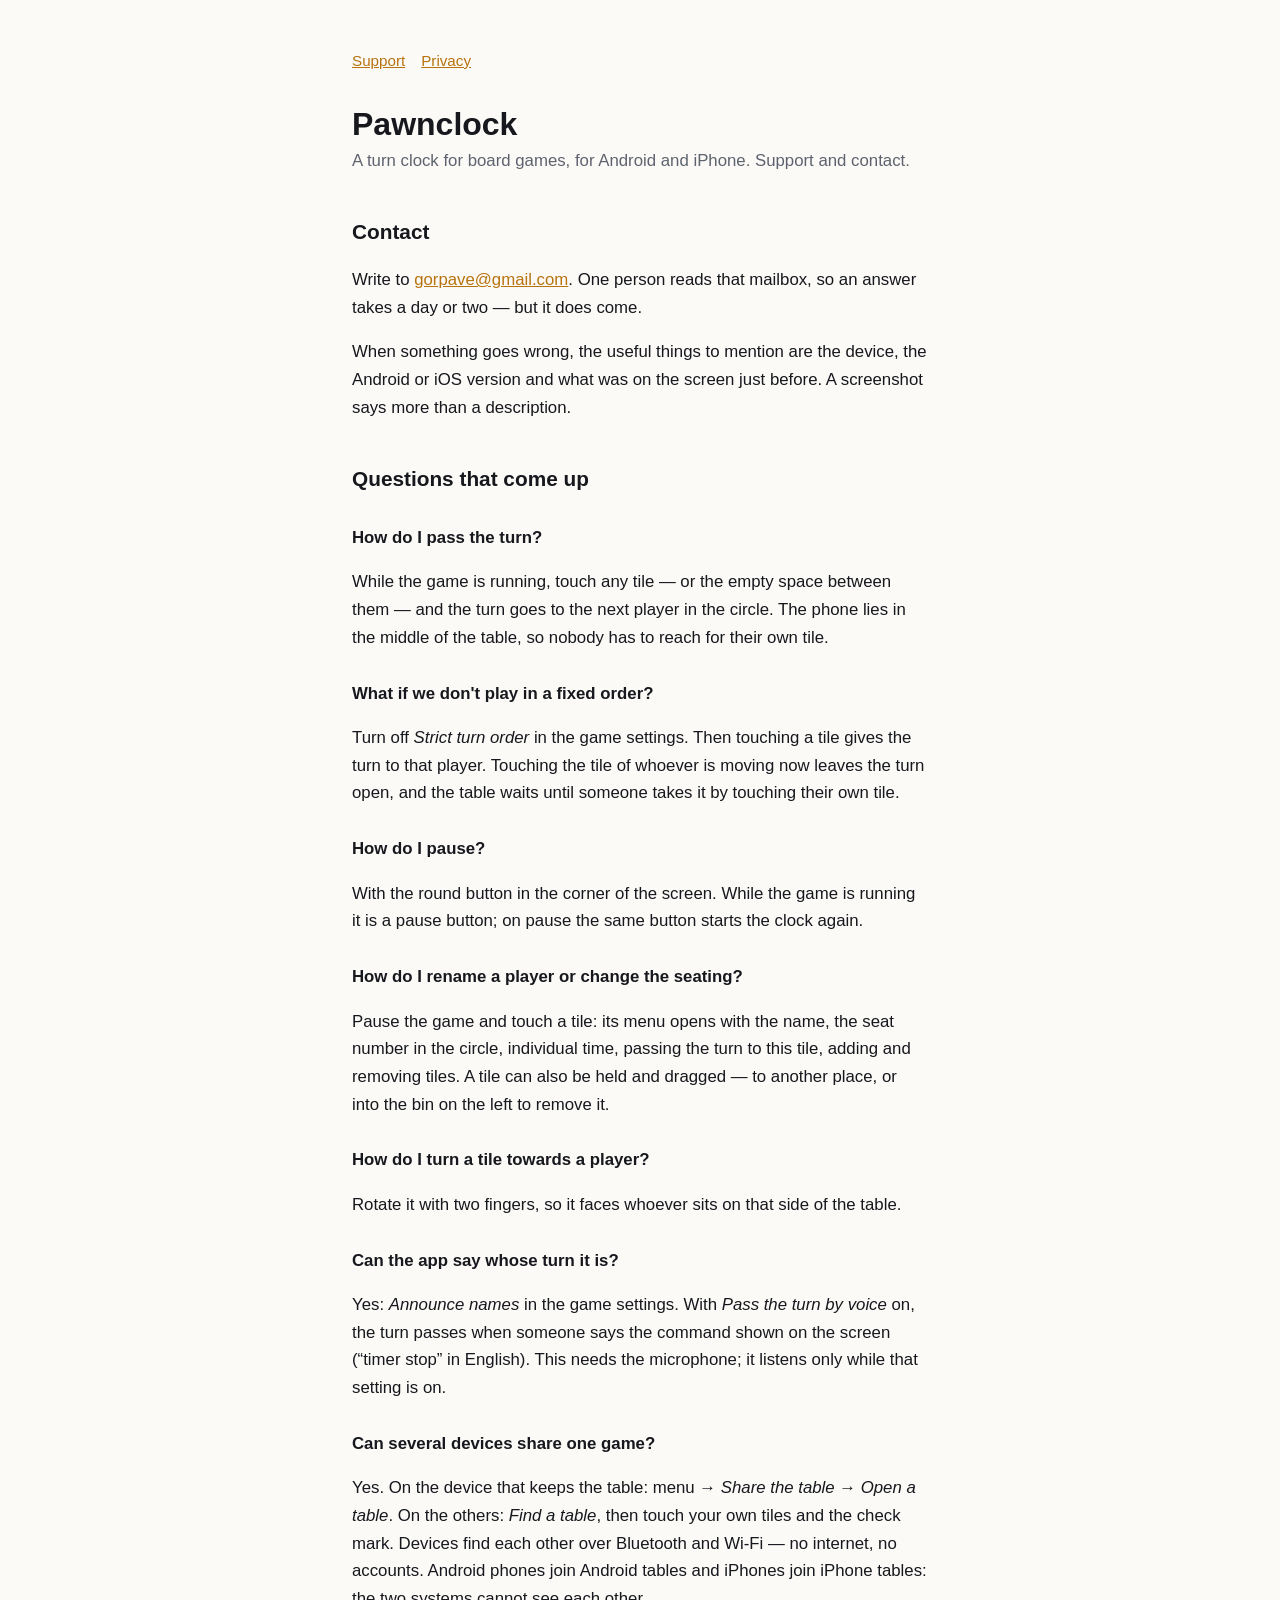
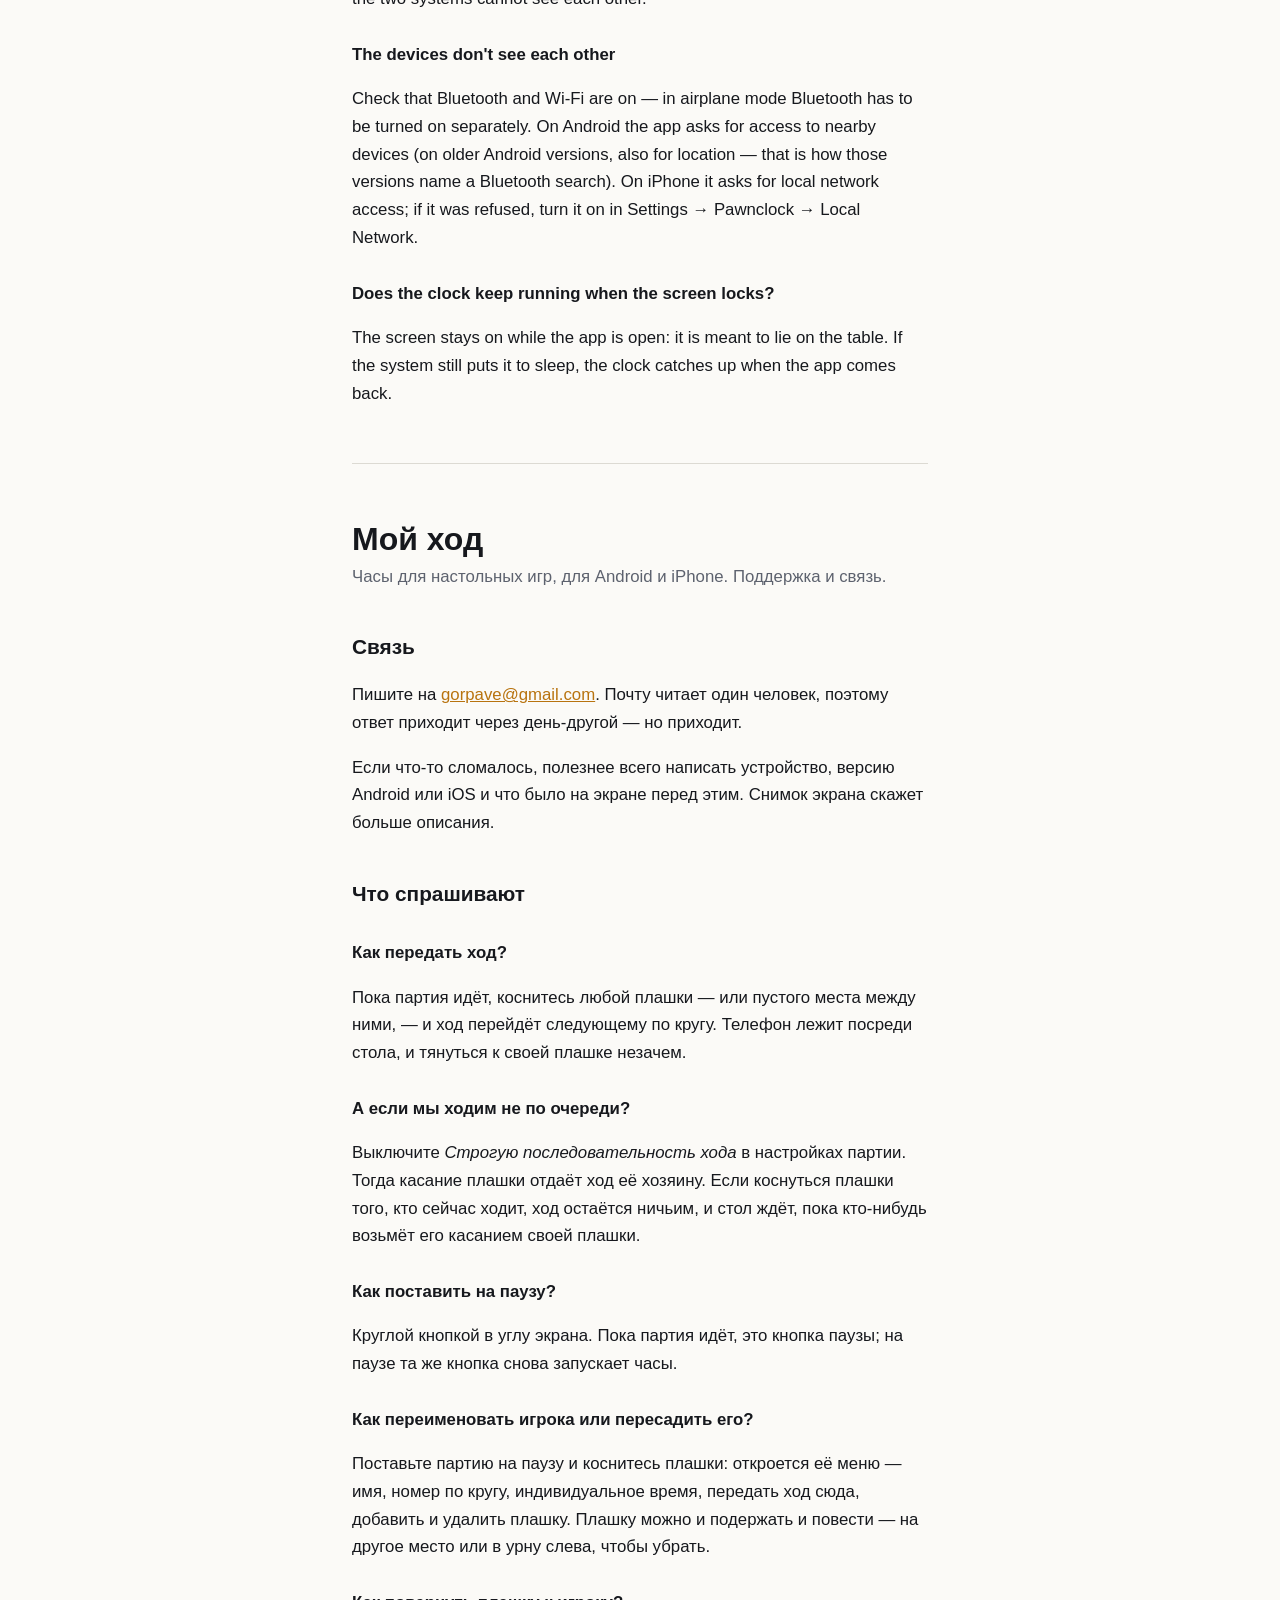
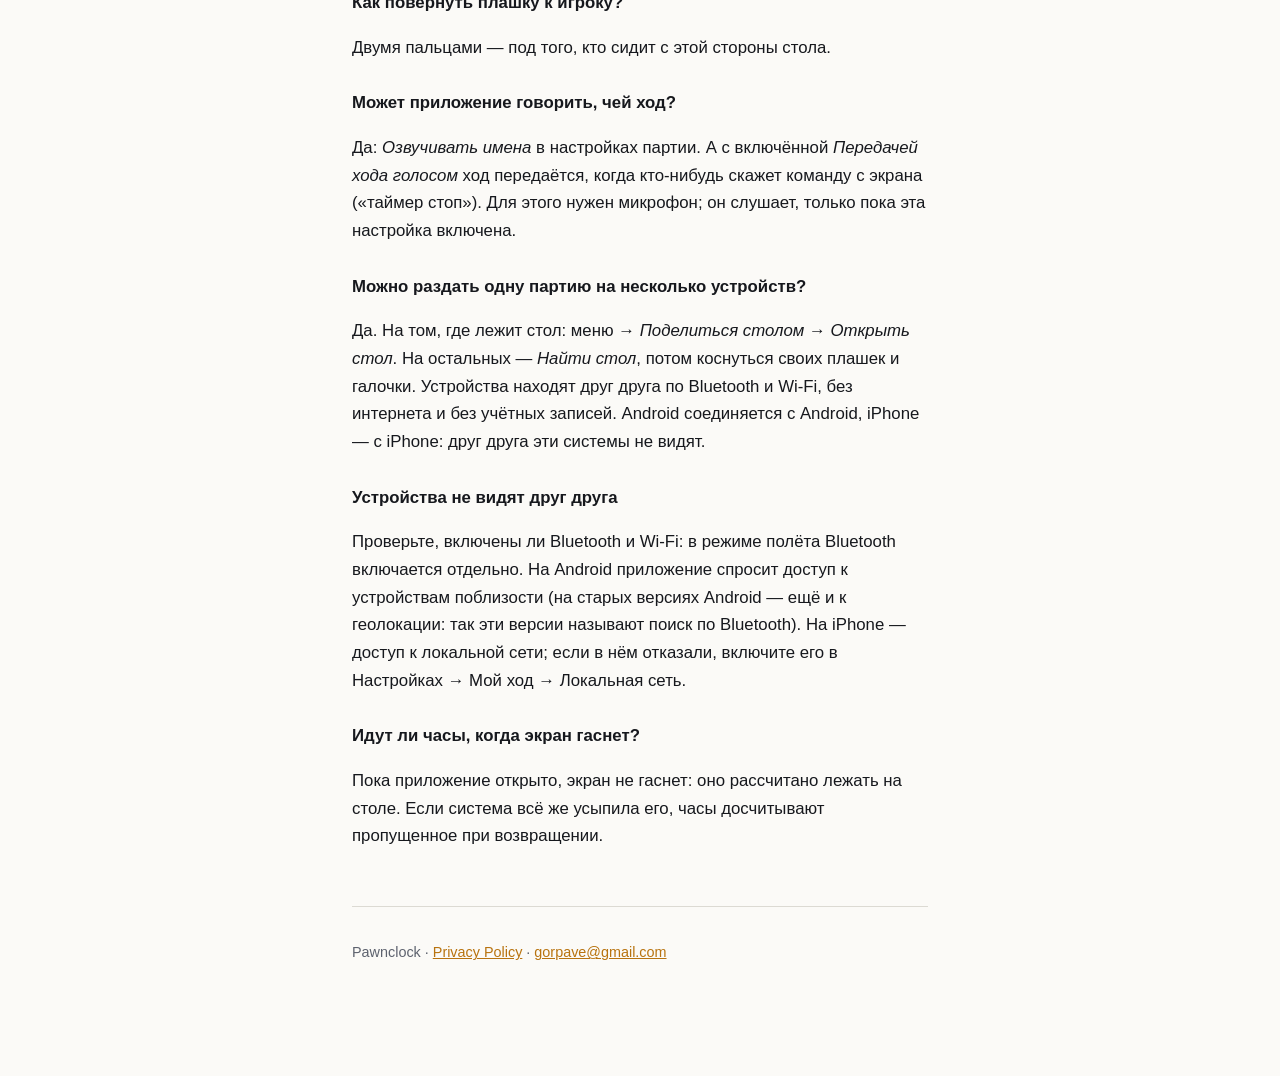
<file: index.html>
<!DOCTYPE html>
<html lang="en">
<head>
<meta charset="utf-8">
<meta name="viewport" content="width=device-width, initial-scale=1">
<title>Pawnclock — Support</title>
<link rel="stylesheet" href="style.css">
</head>
<body>

<nav><a href="index.html">Support</a><a href="privacy.html">Privacy</a></nav>

<h1>Pawnclock</h1>
<p class="lede">A turn clock for board games, for Android and iPhone.
Support and contact.</p>

<h2>Contact</h2>
<p>Write to <a href="mailto:gorpave@gmail.com">gorpave@gmail.com</a>. One
person reads that mailbox, so an answer takes a day or two — but it does
come.</p>

<p>When something goes wrong, the useful things to mention are the device,
the Android or iOS version and what was on the screen just before. A
screenshot says more than a description.</p>

<h2>Questions that come up</h2>

<h3>How do I pass the turn?</h3>
<p>While the game is running, touch any tile — or the empty space between
them — and the turn goes to the next player in the circle. The phone lies
in the middle of the table, so nobody has to reach for their own tile.</p>

<h3>What if we don't play in a fixed order?</h3>
<p>Turn off <em>Strict turn order</em> in the game settings. Then touching
a tile gives the turn to that player. Touching the tile of whoever is
moving now leaves the turn open, and the table waits until someone takes
it by touching their own tile.</p>

<h3>How do I pause?</h3>
<p>With the round button in the corner of the screen. While the game is
running it is a pause button; on pause the same button starts the clock
again.</p>

<h3>How do I rename a player or change the seating?</h3>
<p>Pause the game and touch a tile: its menu opens with the name, the
seat number in the circle, individual time, passing the turn to this
tile, adding and removing tiles. A tile can also be held and dragged —
to another place, or into the bin on the left to remove it.</p>

<h3>How do I turn a tile towards a player?</h3>
<p>Rotate it with two fingers, so it faces whoever sits on that side of
the table.</p>

<h3>Can the app say whose turn it is?</h3>
<p>Yes: <em>Announce names</em> in the game settings. With <em>Pass the
turn by voice</em> on, the turn passes when someone says the command
shown on the screen (“timer stop” in English). This needs the microphone;
it listens only while that setting is on.</p>

<h3>Can several devices share one game?</h3>
<p>Yes. On the device that keeps the table: menu → <em>Share the
table</em> → <em>Open a table</em>. On the others: <em>Find a table</em>,
then touch your own tiles and the check mark. Devices find each other over
Bluetooth and Wi-Fi — no internet, no accounts. Android phones join
Android tables and iPhones join iPhone tables: the two systems cannot see
each other.</p>

<h3>The devices don't see each other</h3>
<p>Check that Bluetooth and Wi-Fi are on — in airplane mode Bluetooth has
to be turned on separately. On Android the app asks for access to nearby
devices (on older Android versions, also for location — that is how those
versions name a Bluetooth search). On iPhone it asks for local network
access; if it was refused, turn it on in Settings → Pawnclock → Local
Network.</p>

<h3>Does the clock keep running when the screen locks?</h3>
<p>The screen stays on while the app is open: it is meant to lie on the
table. If the system still puts it to sleep, the clock catches up when
the app comes back.</p>

<hr>

<h1 lang="ru">Мой ход</h1>
<p class="lede" lang="ru">Часы для настольных игр, для Android и iPhone.
Поддержка и связь.</p>

<div lang="ru">

<h2>Связь</h2>
<p>Пишите на <a href="mailto:gorpave@gmail.com">gorpave@gmail.com</a>.
Почту читает один человек, поэтому ответ приходит через день-другой —
но приходит.</p>

<p>Если что-то сломалось, полезнее всего написать устройство, версию
Android или iOS и что было на экране перед этим. Снимок экрана скажет
больше описания.</p>

<h2>Что спрашивают</h2>

<h3>Как передать ход?</h3>
<p>Пока партия идёт, коснитесь любой плашки — или пустого места между
ними, — и ход перейдёт следующему по кругу. Телефон лежит посреди стола,
и тянуться к своей плашке незачем.</p>

<h3>А если мы ходим не по очереди?</h3>
<p>Выключите <em>Строгую последовательность хода</em> в настройках
партии. Тогда касание плашки отдаёт ход её хозяину. Если коснуться
плашки того, кто сейчас ходит, ход остаётся ничьим, и стол ждёт, пока
кто-нибудь возьмёт его касанием своей плашки.</p>

<h3>Как поставить на паузу?</h3>
<p>Круглой кнопкой в углу экрана. Пока партия идёт, это кнопка паузы; на
паузе та же кнопка снова запускает часы.</p>

<h3>Как переименовать игрока или пересадить его?</h3>
<p>Поставьте партию на паузу и коснитесь плашки: откроется её меню — имя,
номер по кругу, индивидуальное время, передать ход сюда, добавить и
удалить плашку. Плашку можно и подержать и повести — на другое место
или в урну слева, чтобы убрать.</p>

<h3>Как повернуть плашку к игроку?</h3>
<p>Двумя пальцами — под того, кто сидит с этой стороны стола.</p>

<h3>Может приложение говорить, чей ход?</h3>
<p>Да: <em>Озвучивать имена</em> в настройках партии. А с включённой
<em>Передачей хода голосом</em> ход передаётся, когда кто-нибудь скажет
команду с экрана («таймер стоп»). Для этого нужен микрофон; он слушает,
только пока эта настройка включена.</p>

<h3>Можно раздать одну партию на несколько устройств?</h3>
<p>Да. На том, где лежит стол: меню → <em>Поделиться столом</em> →
<em>Открыть стол</em>. На остальных — <em>Найти стол</em>, потом коснуться
своих плашек и галочки. Устройства находят друг друга по Bluetooth и
Wi-Fi, без интернета и без учётных записей. Android соединяется с
Android, iPhone — с iPhone: друг друга эти системы не видят.</p>

<h3>Устройства не видят друг друга</h3>
<p>Проверьте, включены ли Bluetooth и Wi-Fi: в режиме полёта Bluetooth
включается отдельно. На Android приложение спросит доступ к устройствам
поблизости (на старых версиях Android — ещё и к геолокации: так эти версии
называют поиск по Bluetooth). На iPhone — доступ к локальной сети; если в
нём отказали, включите его в Настройках → Мой ход → Локальная сеть.</p>

<h3>Идут ли часы, когда экран гаснет?</h3>
<p>Пока приложение открыто, экран не гаснет: оно рассчитано лежать на
столе. Если система всё же усыпила его, часы досчитывают пропущенное при
возвращении.</p>

</div>

<footer>
<p>Pawnclock · <a href="privacy.html">Privacy Policy</a> ·
<a href="mailto:gorpave@gmail.com">gorpave@gmail.com</a></p>
</footer>

</body>
</html>
</file>
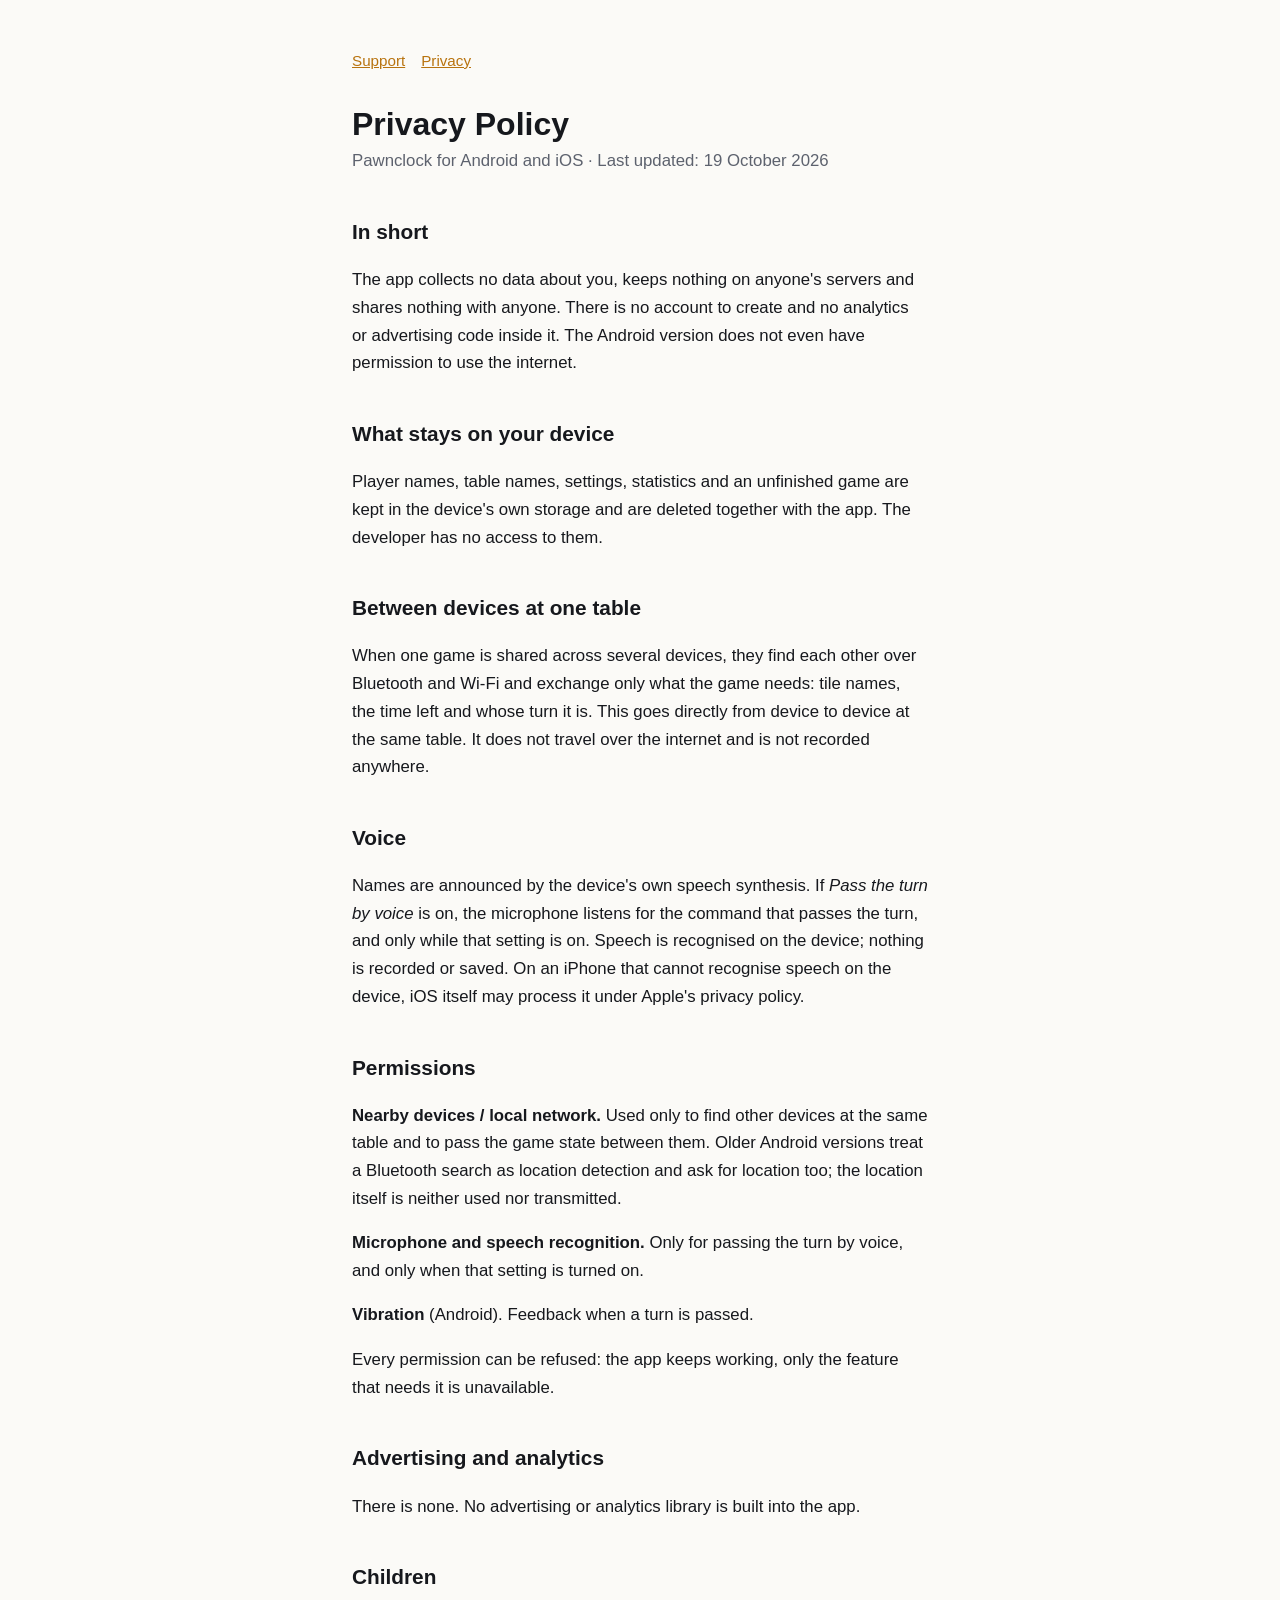
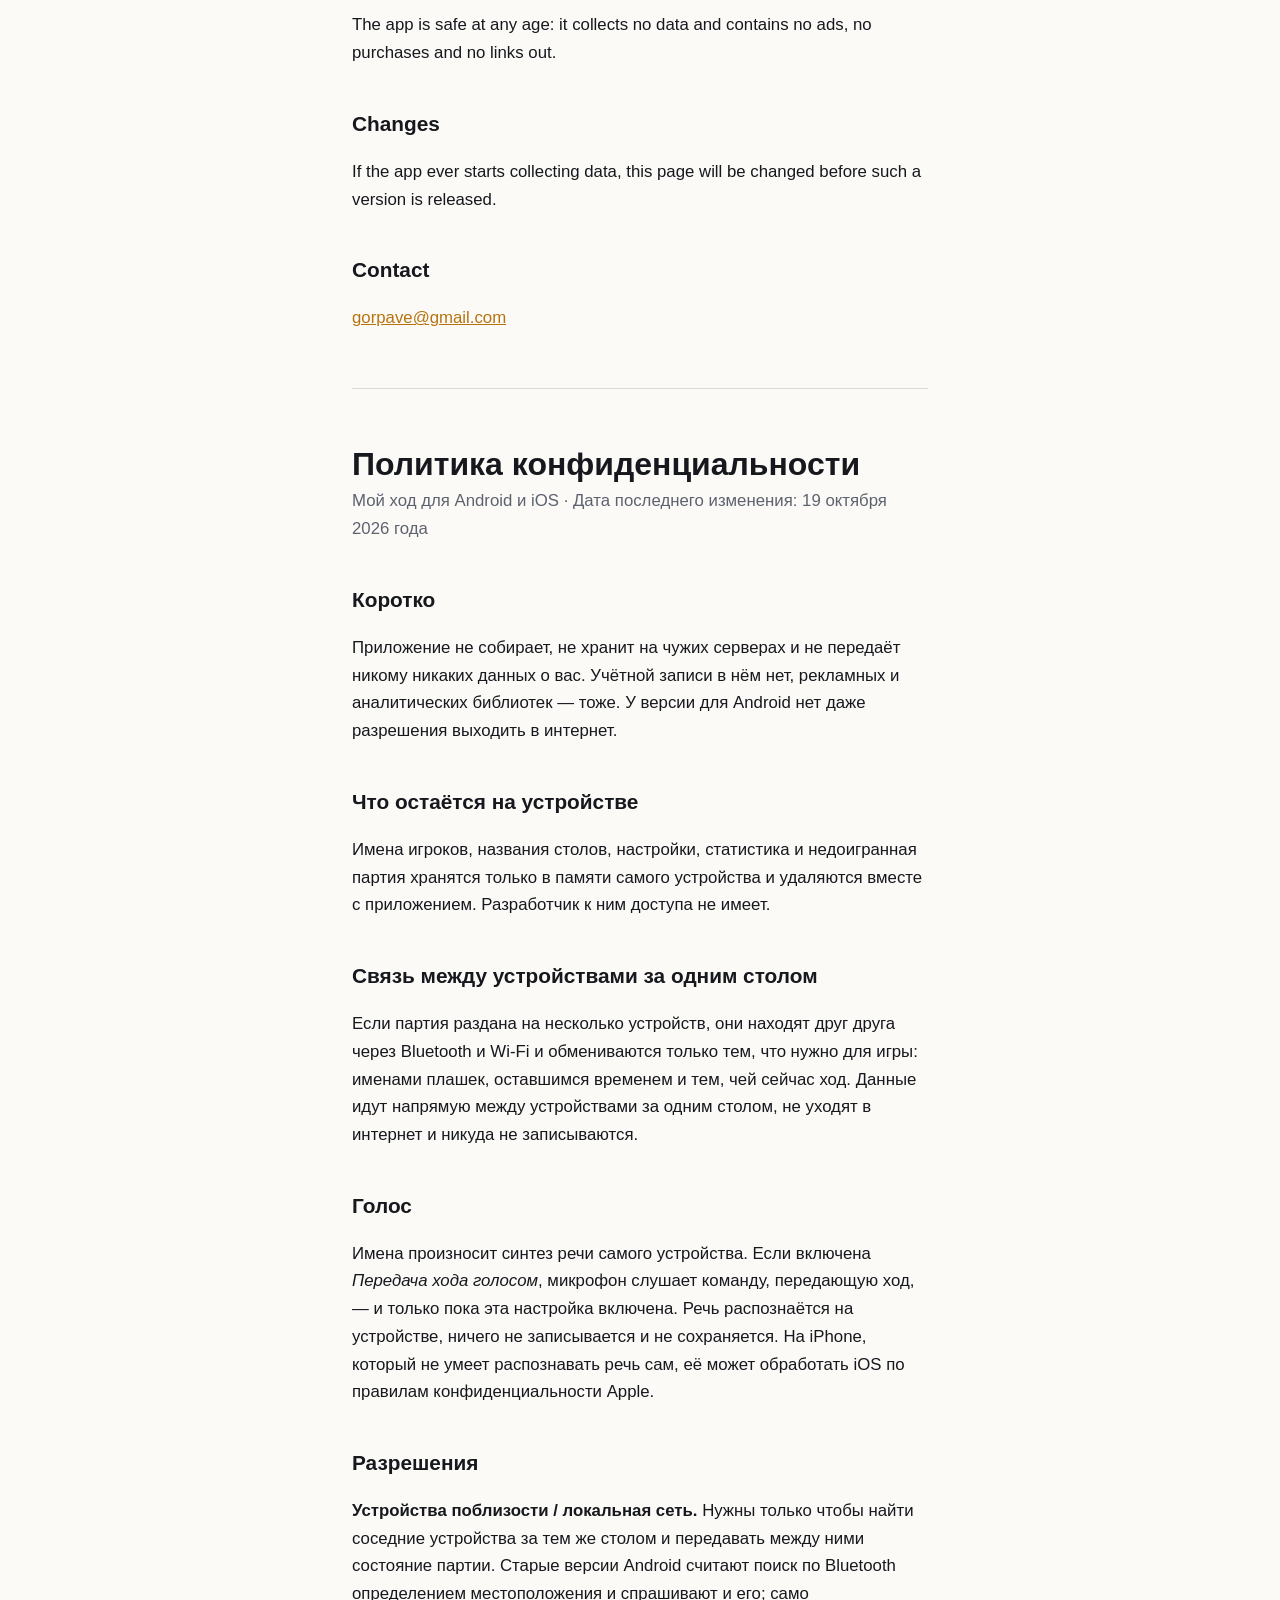
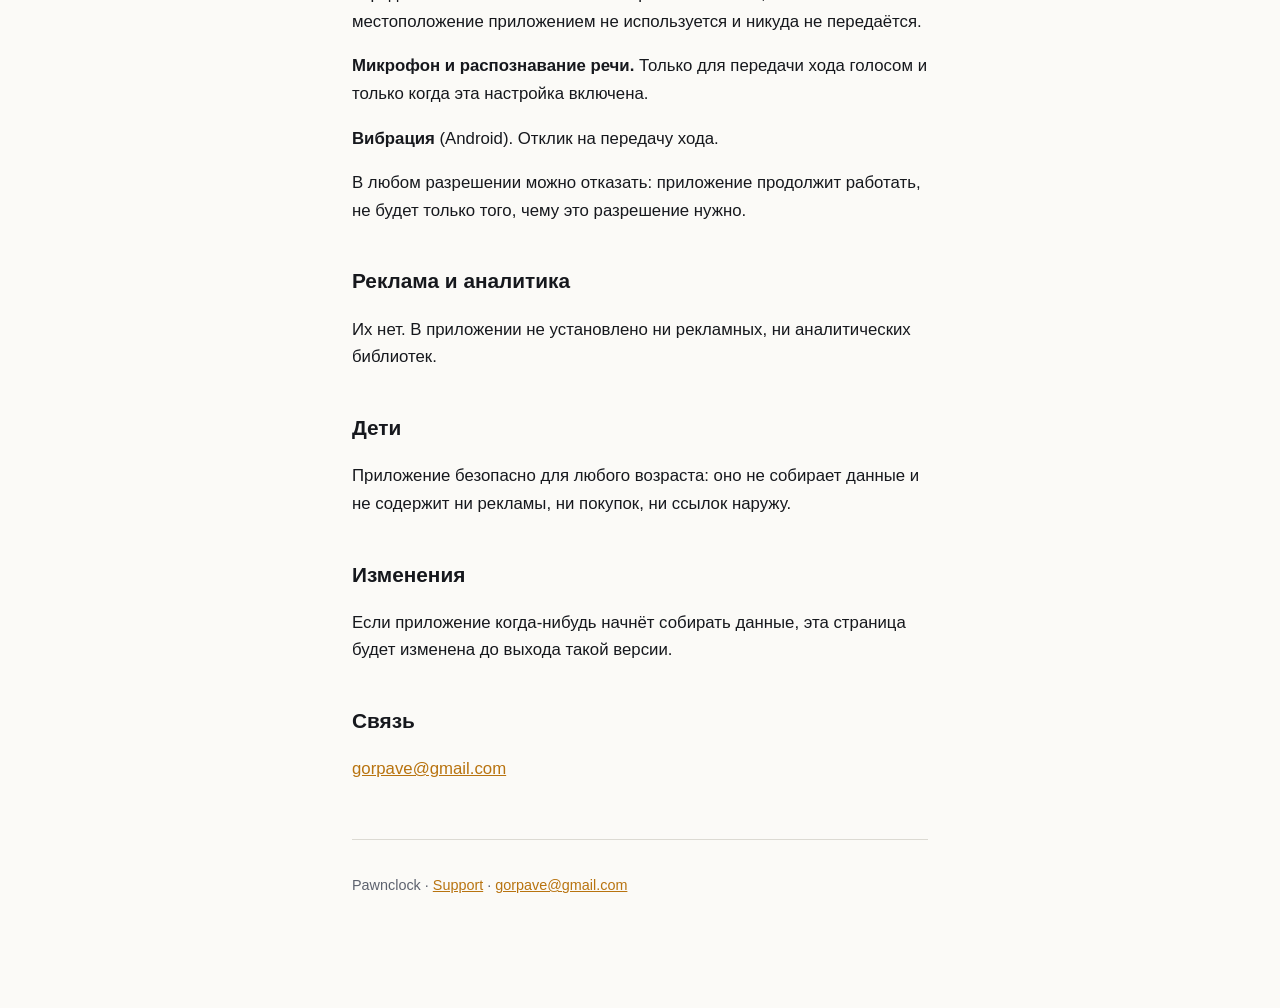
<file: privacy.html>
<!DOCTYPE html>
<html lang="en">
<head>
<meta charset="utf-8">
<meta name="viewport" content="width=device-width, initial-scale=1">
<title>Pawnclock — Privacy Policy</title>
<link rel="stylesheet" href="style.css">
</head>
<body>

<nav><a href="index.html">Support</a><a href="privacy.html">Privacy</a></nav>

<h1>Privacy Policy</h1>
<p class="lede">Pawnclock for Android and iOS · Last updated: 19 October 2026</p>

<h2>In short</h2>
<p>The app collects no data about you, keeps nothing on anyone's servers
and shares nothing with anyone. There is no account to create and no
analytics or advertising code inside it. The Android version does not
even have permission to use the internet.</p>

<h2>What stays on your device</h2>
<p>Player names, table names, settings, statistics and an unfinished game
are kept in the device's own storage and are deleted together with the
app. The developer has no access to them.</p>

<h2>Between devices at one table</h2>
<p>When one game is shared across several devices, they find each other
over Bluetooth and Wi-Fi and exchange only what the game needs: tile
names, the time left and whose turn it is. This goes directly from device
to device at the same table. It does not travel over the internet and is
not recorded anywhere.</p>

<h2>Voice</h2>
<p>Names are announced by the device's own speech synthesis. If
<em>Pass the turn by voice</em> is on, the microphone listens for the
command that passes the turn, and only while that setting is on. Speech
is recognised on the device; nothing is recorded or saved. On an iPhone
that cannot recognise speech on the device, iOS itself may process it
under Apple's privacy policy.</p>

<h2>Permissions</h2>
<p><strong>Nearby devices / local network.</strong> Used only to find
other devices at the same table and to pass the game state between them.
Older Android versions treat a Bluetooth search as location detection and
ask for location too; the location itself is neither used nor
transmitted.</p>
<p><strong>Microphone and speech recognition.</strong> Only for passing
the turn by voice, and only when that setting is turned on.</p>
<p><strong>Vibration</strong> (Android). Feedback when a turn is
passed.</p>
<p>Every permission can be refused: the app keeps working, only the
feature that needs it is unavailable.</p>

<h2>Advertising and analytics</h2>
<p>There is none. No advertising or analytics library is built into the
app.</p>

<h2>Children</h2>
<p>The app is safe at any age: it collects no data and contains no ads,
no purchases and no links out.</p>

<h2>Changes</h2>
<p>If the app ever starts collecting data, this page will be changed
before such a version is released.</p>

<h2>Contact</h2>
<p><a href="mailto:gorpave@gmail.com">gorpave@gmail.com</a></p>

<hr>

<div lang="ru">

<h1>Политика конфиденциальности</h1>
<p class="lede">Мой ход для Android и iOS · Дата последнего изменения:
19 октября 2026 года</p>

<h2>Коротко</h2>
<p>Приложение не собирает, не хранит на чужих серверах и не передаёт
никому никаких данных о вас. Учётной записи в нём нет, рекламных и
аналитических библиотек — тоже. У версии для Android нет даже разрешения
выходить в интернет.</p>

<h2>Что остаётся на устройстве</h2>
<p>Имена игроков, названия столов, настройки, статистика и недоигранная
партия хранятся только в памяти самого устройства и удаляются вместе с
приложением. Разработчик к ним доступа не имеет.</p>

<h2>Связь между устройствами за одним столом</h2>
<p>Если партия раздана на несколько устройств, они находят друг друга
через Bluetooth и Wi-Fi и обмениваются только тем, что нужно для игры:
именами плашек, оставшимся временем и тем, чей сейчас ход. Данные идут
напрямую между устройствами за одним столом, не уходят в интернет и
никуда не записываются.</p>

<h2>Голос</h2>
<p>Имена произносит синтез речи самого устройства. Если включена
<em>Передача хода голосом</em>, микрофон слушает команду, передающую
ход, — и только пока эта настройка включена. Речь распознаётся на
устройстве, ничего не записывается и не сохраняется. На iPhone, который
не умеет распознавать речь сам, её может обработать iOS по правилам
конфиденциальности Apple.</p>

<h2>Разрешения</h2>
<p><strong>Устройства поблизости / локальная сеть.</strong> Нужны только
чтобы найти соседние устройства за тем же столом и передавать между ними
состояние партии. Старые версии Android считают поиск по Bluetooth
определением местоположения и спрашивают и его; само местоположение
приложением не используется и никуда не передаётся.</p>
<p><strong>Микрофон и распознавание речи.</strong> Только для передачи
хода голосом и только когда эта настройка включена.</p>
<p><strong>Вибрация</strong> (Android). Отклик на передачу хода.</p>
<p>В любом разрешении можно отказать: приложение продолжит работать, не
будет только того, чему это разрешение нужно.</p>

<h2>Реклама и аналитика</h2>
<p>Их нет. В приложении не установлено ни рекламных, ни аналитических
библиотек.</p>

<h2>Дети</h2>
<p>Приложение безопасно для любого возраста: оно не собирает данные и не
содержит ни рекламы, ни покупок, ни ссылок наружу.</p>

<h2>Изменения</h2>
<p>Если приложение когда-нибудь начнёт собирать данные, эта страница
будет изменена до выхода такой версии.</p>

<h2>Связь</h2>
<p><a href="mailto:gorpave@gmail.com">gorpave@gmail.com</a></p>

</div>

<footer>
<p>Pawnclock · <a href="index.html">Support</a> ·
<a href="mailto:gorpave@gmail.com">gorpave@gmail.com</a></p>
</footer>

</body>
</html>
</file>
<file: style.css>
/* Страница читается с телефона, на который её открыли из карточки в
   магазине, — поэтому одна колонка, крупный шрифт и никаких внешних
   загрузок: страница должна открыться и на плохой связи. */
:root {
	color-scheme: light dark;
	--ink: #16181d;
	--paper: #fbfaf7;
	--muted: #5d626e;
	--rule: #dcdad3;
	--accent: #b8730f;
}

@media (prefers-color-scheme: dark) {
	:root {
		--ink: #eceae4;
		--paper: #14161a;
		--muted: #9aa0ad;
		--rule: #2a2e36;
		--accent: #e2a03f;
	}
}

* { box-sizing: border-box; }

body {
	margin: 0 auto;
	padding: 3rem 1rem 6rem;
	max-width: 38rem;
	background: var(--paper);
	color: var(--ink);
	font: 1.05rem/1.65 -apple-system, BlinkMacSystemFont, "Segoe UI", Roboto, sans-serif;
	-webkit-text-size-adjust: 100%;
}

h1 { font-size: 2rem; line-height: 1.2; margin: 0 0 .25rem; }
h2 { font-size: 1.3rem; margin: 2.5rem 0 .5rem; }
h3 { font-size: 1.05rem; margin: 1.75rem 0 .35rem; }

.lede { color: var(--muted); margin: 0 0 2rem; }

a { color: var(--accent); }

hr {
	border: 0;
	border-top: 1px solid var(--rule);
	margin: 3.5rem 0;
}

footer {
	margin-top: 3.5rem;
	padding-top: 1.25rem;
	border-top: 1px solid var(--rule);
	color: var(--muted);
	font-size: .9rem;
}

nav { margin-bottom: 2rem; font-size: .95rem; }
nav a { margin-right: 1rem; }
</file>
